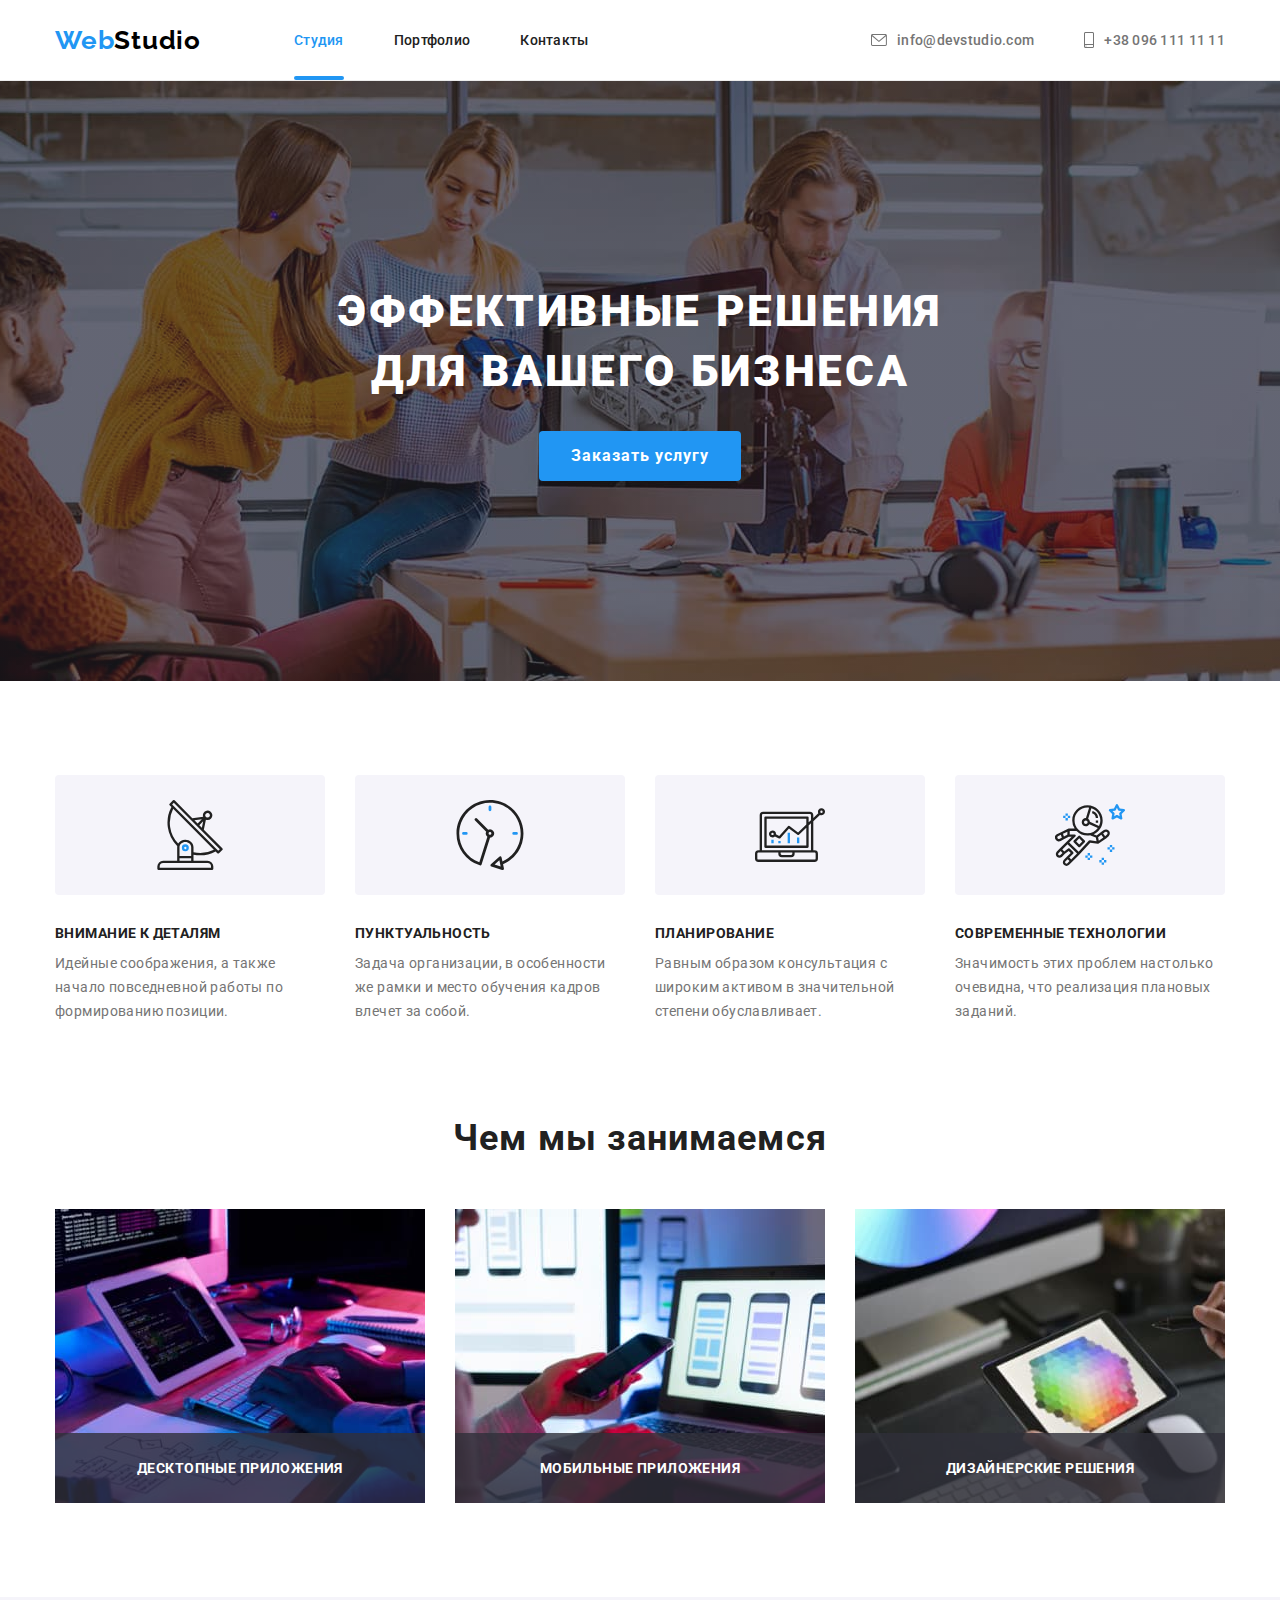
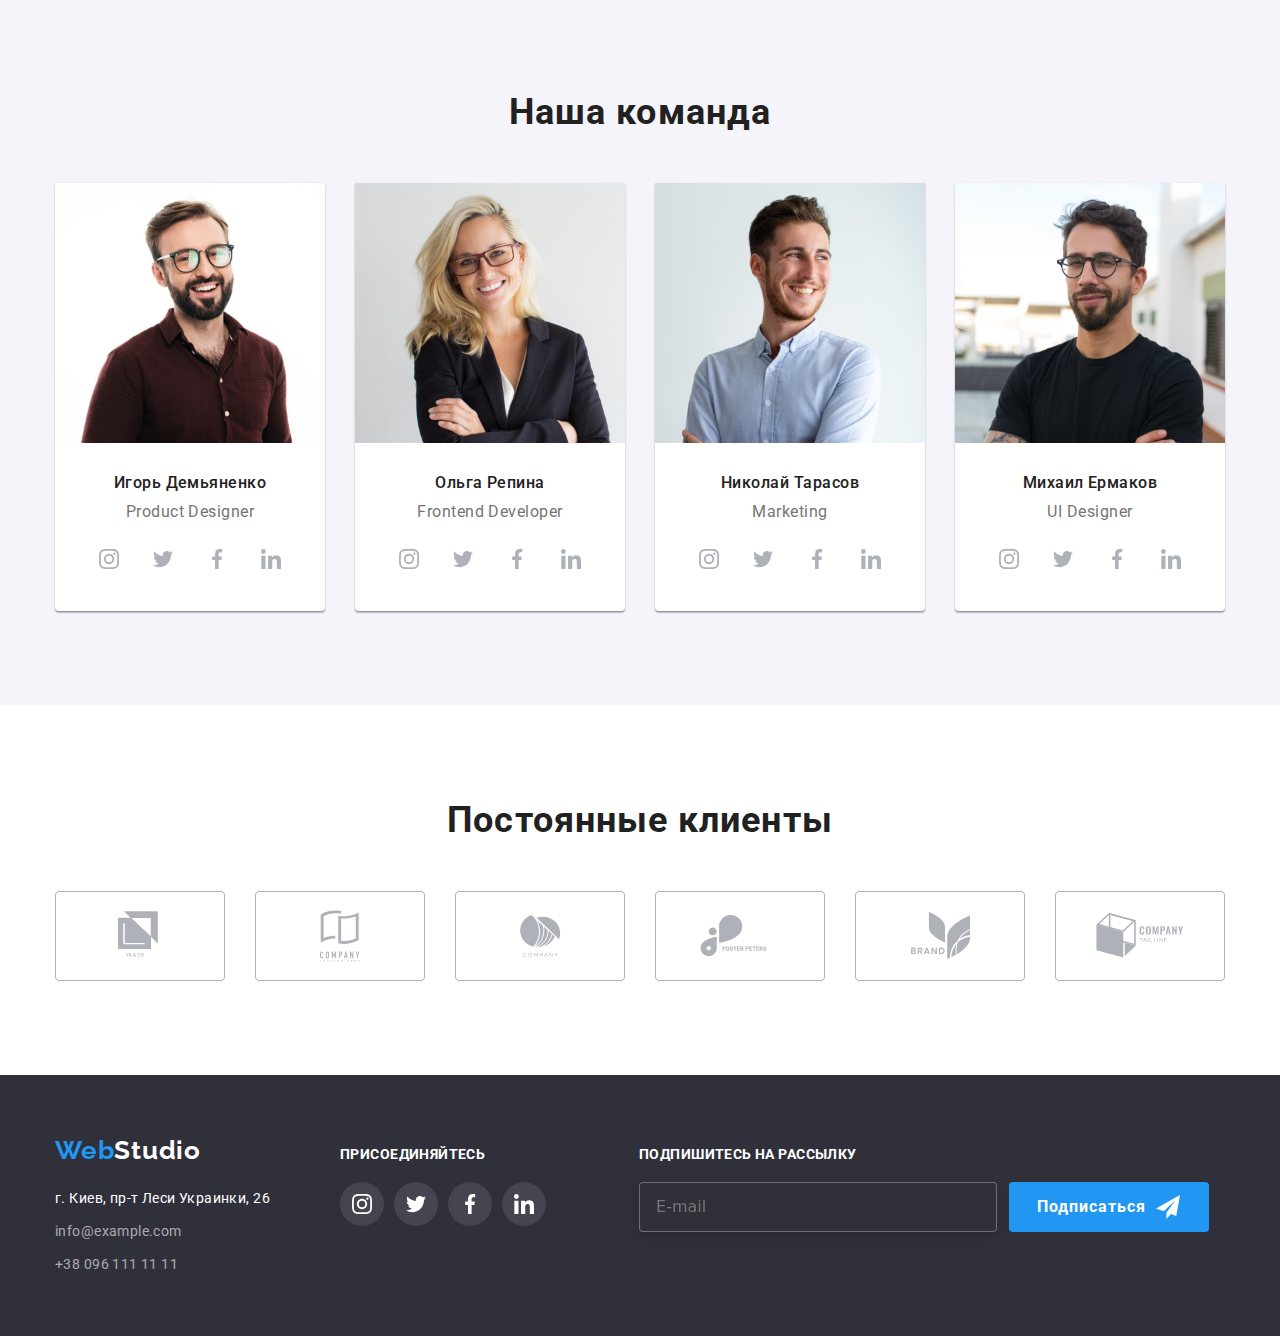
<file: index.html>
<!DOCTYPE html>
<html lang="ru">
<head>
    <meta charset="UTF-8">
    <meta name="viewport" content="width=device-width, initial-scale=1.0">
    <title>WebStudio</title>
    <link rel="stylesheet" href="https://cdnjs.cloudflare.com/ajax/libs/modern-normalize/1.0.0/modern-normalize.min.css">
    <link rel="stylesheet" href="./css/styles.css"/>
    <link href="https://fonts.googleapis.com/css2?family=Raleway:wght@700&family=Roboto:wght@400;500;700;900&display=swap" rel="stylesheet">
</head>
<body>
    <!-- Шапка -->
    <header class="border">
        <nav class="container heder-nav">
            <a class="logo-header" href="./index.html"><span class="logo">Web</span>Studio</a>
            <ul class="site-nav list">
                <li class="item">
                    <a class="link current" href="">Студия</a>
                </li>
                <li class="item">
                    <a class="link" href="./portfolio.html">Портфолио</a>
                </li>
                <li class="item">
                    <a class="link" href="">Контакты</a>
                </li>
            </ul>
            <ul class="contacts-nav list">
                <li class="item">
                    <a class="header-contacts connect-icon" href="mailto:info@devstudio.com">
                        <svg class="envelope connect-icon">
                            <use href="./images/sprite.svg#envelope"></use>
                        </svg>
                        info@devstudio.com
                    </a>
                </li>
                <li class="item item-contacts">
                    <a class="header-contacts connect-icon" href="tel:380961111111">
                        <svg class="smartphone connect-icon">
                            <use href="./images/sprite.svg#smartphone"></use>
                        </svg>
                        +38 096 111 11 11</a>
                </li>
            </ul>
        </nav>
    </header>

    <main>
        <!-- баннер -->
        <section class="banner">
            <div class="container">
                <h1 class="banner-headline ">Эффективные решения <br> для вашего бизнеса</h1>
                <button class="button" type="button" data-modal-open>Заказать услугу</button>
            </div>
            <div class="backdrop is-hidden" data-modal>
                <div class="modal-window">
                    <button class="modal-batton" type="button" data-modal-close>
                        <svg class="close">
                            <use href="./images/sprite.svg#close"></use>
                        </svg>
                    </button>
                    <b class="form-title">Оставьте свои данные, мы вам перезвоним</b>
                    <form class="modal-form js-speaker-form">
                        <label class="formbox">
                            <span>Имя</span>
                            <input class="input-form" type="text" name="name" required>
                            <svg class="form-icon">
                                <use href="./images/sprite.svg#person"></use>
                            </svg>
                        </label>
                        <label class="formbox">
                            <span>Телефон</span>
                            <input class="input-form" type="tel" name="phone" required>
                            <svg class="form-icon">
                                <use href="./images/sprite.svg#phone"></use>
                            </svg>
                        </label>
                        <label class="formbox">
                            <span>Почта</span>
                            <input class="input-form" type="email" name="mail" required>
                            <svg class="form-icon">
                                <use href="./images/sprite.svg#email"></use>
                            </svg>
                        </label>
                        <label class="formbox">
                            <span>Комментарий</span>
                            <textarea class="form-comment" name="comment" placeholder="Введите текст"></textarea>
                        </label>
                        <label class="dealbox">                         
                            <input class="checkbox" type="checkbox" name="checkbox">
                            <span class="deal-icon"></span>
                            <span class="deal-text">Соглашаюсь с рассылкой и принимаю <a class="deal-link" href="">Условия договора</a></span>
                        </label>
                        <button class="button deal-button" type="submit">Отправить</button>


                    </form>
                </div>
            </div>
        </section>
        
        <!-- hide h2 -->
        <section class="section-features">
            <div class="container">
                <h2 class="hidden">Особенности</h2>
                <ul class="features list ">
                    <li class="features-item">
                        <div class="icon-box">
                            <svg class="features-icon">
                                <use href="./images/sprite.svg#antenna"></use>
                            </svg>
                        </div>
                        <h3 class="features-title">Внимание к деталям</h3>
                        <p class="features-text">Идейные соображения, а также начало повседневной работы по формированию позиции.</p>
                    </li>
                    <li class="features-item">
                        <div class="icon-box">
                            <svg class="features-icon">
                                <use href="./images/sprite.svg#clock"></use>
                            </svg>
                        </div>
                        <h3 class="features-title">Пунктуальность</h3>
                        <p class="features-text">Задача организации, в особенности же рамки и место обучения кадров влечет за собой.</p>
                    </li>
                    <li class="features-item">
                        <div class="icon-box">
                            <svg class="features-icon">
                                <use href="./images/sprite.svg#diagram"></use>
                            </svg>
                        </div>
                        <h3 class="features-title">Планирование</h3>
                        <p class="features-text">Равным образом консультация с широким активом в значительной степени обуславливает.</p>
                    </li>
                    <li class="features-item">
                        <div class="icon-box">
                            <svg class="features-icon">
                                <use href="./images/sprite.svg#astronaut"></use>
                            </svg>
                        </div>
                        <h3 class="features-title">Современные технологии</h3>
                        <p class="features-text">Значимость этих проблем настолько очевидна, что реализация плановых заданий.</p>
                    </li>
                </ul>
            </div>
        </section>

        <!-- what we do -->
        <section class="section-spec">
            <div class="container">
                <h2 class="section-heading">Чем мы занимаемся</h2>
                <ul class="main-activity list">
                    <li class="activity-item">
                        <img src="./images/workplace.jpg" width="370" alt="Рабочее место">
                        <h3 class="activity-title">Десктопные приложения</h3>
                    </li>
                    <li class="activity-item">
                        <img src="./images/devices.jpg" width="370" alt="Девайсы">
                        <h3 class="activity-title">Мобильные приложения</h3>
                    </li>
                    <li class="activity-item">
                        <img src="./images/graphics.jpg" width="370" alt="Работа с графикой">
                        <h3 class="activity-title">Дизайнерские решения</h3>
                    </li>
                </ul>
            </div>
        </section>

        <!-- team -->
        <section class="section-team">
            <div class="container">
                <h2 class="section-heading">Наша команда</h2>
                <ul class="team list">
                    <li class="bg-card team-card">
                        <img src="./images/ihor.jpg" width="270" alt="Игорь Демьяненко"  class="team-photo">
                        <h3 class="team-title">Игорь Демьяненко</h3>
                        <p class="position-text">Product Designer</p>
                        <ul class="list social-icon-list">
                            <li class="item social-icon-item">
                                <a class="link social-icon-link team-icon" href="https://www.instagram.com/" aria-label="ссылка Инстаграм">
                                    <svg class="social-icon team-icon">
                                        <use href="./images/sprite.svg#instagram"></use>
                                    </svg>
                                </a>
                            </li>
                            <li class="item social-icon-item">
                                <a class="link social-icon-link team-icon" href="https://twitter.com/" aria-label="ссылка Твиттер">
                                    <svg class="social-icon team-icon">
                                        <use href="./images/sprite.svg#twitter"></use>
                                    </svg>
                                </a>
                            </li>
                            <li class="item social-icon-item">
                                <a class="link social-icon-link team-icon" href="https://facebook.com/" aria-label="ссылка Фейсбук">
                                    <svg class="social-icon team-icon">
                                        <use href="./images/sprite.svg#facebook"></use>
                                    </svg>
                                </a>
                            </li>
                            <li class="item social-icon-item">
                                <a class="link social-icon-link team-icon" href="https://www.linkedin.com/" aria-label="ссылка Линкедин">
                                    <svg class="social-icon team-icon">
                                        <use href="./images/sprite.svg#linkedin"></use>
                                    </svg>
                                </a>
                            </li>
                        </ul>
                    </li>
                    <li class="bg-card team-card">
                        <img src="./images/olga.jpg" width="270" alt="Ольга Репина" class="team-photo">
                        <h3 class="team-title">Ольга Репина</h3>
                        <p class="position-text">Frontend Developer</p>
                        <ul class="list social-icon-list">
                            <li class="item social-icon-item">
                                <a class="link social-icon-link team-icon" href="https://www.instagram.com/" aria-label="ссылка Инстаграм">
                                    <svg class="social-icon team-icon">
                                        <use href="./images/sprite.svg#instagram"></use>
                                    </svg>
                                </a>
                            </li>
                            <li class="item social-icon-item">
                                <a class="link social-icon-link team-icon" href="https://twitter.com/" aria-label="ссылка Твиттер">
                                    <svg class="social-icon team-icon">
                                        <use href="./images/sprite.svg#twitter"></use>
                                    </svg>
                                </a>
                            </li>
                            <li class="item social-icon-item">
                                <a class="link social-icon-link team-icon" href="https://facebook.com/" aria-label="ссылка Фейсбук">
                                    <svg class="social-icon team-icon">
                                        <use href="./images/sprite.svg#facebook"></use>
                                    </svg>
                                </a>
                            </li>
                            <li class="item social-icon-item">
                                <a class="link social-icon-link team-icon" href="https://www.linkedin.com/" aria-label="ссылка Линкедин">
                                    <svg class="social-icon team-icon">
                                        <use href="./images/sprite.svg#linkedin"></use>
                                    </svg>
                                </a>
                            </li>
                        </ul>
                    </li>
                    <li class="bg-card team-card">
                        <img src="./images/nikola.jpg" width="270" alt="Николай Тарасов" class="team-photo">
                        <h3 class="team-title">Николай Тарасов</h3>
                        <p class="position-text">Marketing</p>
                        <ul class="list social-icon-list">
                            <li class="item social-icon-item">
                                <a class="link social-icon-link team-icon" href="https://www.instagram.com/" aria-label="ссылка Инстаграм">
                                    <svg class="social-icon team-icon">
                                        <use href="./images/sprite.svg#instagram"></use>
                                    </svg>
                                </a>
                            </li>
                            <li class="item social-icon-item">
                                <a class="link social-icon-link team-icon" href="https://twitter.com/" aria-label="ссылка Твиттер">
                                    <svg class="social-icon team-icon">
                                        <use href="./images/sprite.svg#twitter"></use>
                                    </svg>
                                </a>
                            </li>
                            <li class="item social-icon-item">
                                <a class="link social-icon-link team-icon" href="https://facebook.com/" aria-label="ссылка Фейсбук">
                                    <svg class="social-icon team-icon">
                                        <use href="./images/sprite.svg#facebook"></use>
                                    </svg>
                                </a>
                            </li>
                            <li class="item social-icon-item">
                                <a class="link social-icon-link team-icon" href="https://www.linkedin.com/" aria-label="ссылка Линкедин">
                                    <svg class="social-icon team-icon">
                                        <use href="./images/sprite.svg#linkedin"></use>
                                    </svg>
                                </a>
                            </li>
                        </ul>
                    </li>
                    <li class="bg-card team-card">
                        <img src="./images/mihail.jpg" width="270" alt="Михаил Ермаков" class="team-photo">
                        <h3 class="team-title">Михаил Ермаков</h3>
                        <p class="position-text">UI Designer</p>
                        <ul class="list social-icon-list">
                            <li class="item social-icon-item">
                                <a class="link social-icon-link team-icon" href="https://www.instagram.com/" aria-label="ссылка Инстаграм">
                                    <svg class="social-icon team-icon">
                                        <use href="./images/sprite.svg#instagram"></use>
                                    </svg>
                                </a>
                            </li>
                            <li class="item social-icon-item">
                                <a class="link social-icon-link team-icon" href="https://twitter.com/" aria-label="ссылка Твиттер">
                                    <svg class="social-icon team-icon">
                                        <use href="./images/sprite.svg#twitter"></use>
                                    </svg>
                                </a>
                            </li>
                            <li class="item social-icon-item">
                                <a class="link social-icon-link team-icon" href="https://facebook.com/" aria-label="ссылка Фейсбук">
                                    <svg class="social-icon team-icon">
                                        <use href="./images/sprite.svg#facebook"></use>
                                    </svg>
                                </a>
                            </li>
                            <li class="item social-icon-item">
                                <a class="link social-icon-link team-icon" href="https://www.linkedin.com/" aria-label="ссылка Линкедин">
                                    <svg class="social-icon team-icon">
                                        <use href="./images/sprite.svg#linkedin"></use>
                                    </svg>
                                </a>
                            </li>
                        </ul>
                    </li>
                </ul>
            </div>
        </section>

        <!-- clients -->
        <section class="section-clients">
            <h2 class="section-heading">Постоянные клиенты</h2>
            <div class="container">
                <ul class="list client-list">
                    <li class="company-item">
                        <a class="company-link client-icon" href="" aria-label="Company1">
                            <svg class="client-icon" width="44" height="49">
                                <use href="./images/sprite.svg#company1"></use>
                            </svg>
                        </a>
                    </li>
                    <li class="company-item">
                        <a class="company-link client-icon" href="" aria-label="Company2">
                            <svg class="client-icon" width="40" height="52">
                                <use href="./images/sprite.svg#company2"></use>
                            </svg>
                        </a>
                    </li>
                    <li class="company-item">
                        <a class="company-link client-icon" href="" aria-label="Company3">
                            <svg class="client-icon" width="41" height="42">
                                <use href="./images/sprite.svg#company3"></use>
                            </svg>
                        </a>
                    </li>
                    <li class="company-item">
                        <a class="company-link client-icon" href="" aria-label="Company4">
                            <svg class="client-icon" width="80" height="42">
                                <use href="./images/sprite.svg#company4"></use>
                            </svg>
                        </a>
                    </li>
                    <li class="company-item">
                        <a class="company-link client-icon" href="" aria-label="Company5">
                            <svg class="client-icon" width="59" height="47">
                                <use href="./images/sprite.svg#company5"></use>
                            </svg>
                        </a>
                    </li>
                    <li class="company-item">
                        <a class="company-link client-icon" href="" aria-label="Company6">
                            <svg class="client-icon" width="88" height="45">
                                <use href="./images/sprite.svg#company6"></use>
                            </svg>
                        </a>
                    </li>
                </ul>
            </div>
        </section>
    </main>

    <!-- footer -->
    <footer class="accent">
        <div class="container footer-block">
            <div class="footer-address-block">
                <a href="" class="logo-footer"><span class="logo">Web</span>Studio</a>
                <address>
                    <p class="address-text">г. Киев, пр-т Леси Украинки, 26</p>
                    <a href="mailto:info@example.com" class="footer-contacts">info@example.com</a>
                    <a href="tel:380961111111" class="footer-contacts">+38 096 111 11 11</a>
                </address>
            </div>
            <div class="footer-social-block">
                <h3 class="social">Присоединяйтесь</h3>
                <ul class="list social-icon-list">
                    <li class="item social-icon-item">
                        <a class="link social-icon-link footer-icon" href="https://www.instagram.com/" aria-label="ссылка Инстаграм">
                            <svg class="social-icon">
                                <use href="./images/sprite.svg#instagram"></use>
                            </svg>
                        </a>
                    </li>
                    <li class="item social-icon-item">
                        <a class="link social-icon-link footer-icon" href="https://twitter.com/" aria-label="ссылка Твиттер">
                            <svg class="social-icon">
                                <use href="./images/sprite.svg#twitter"></use>
                            </svg>
                        </a>
                    </li>
                    <li class="item social-icon-item">
                        <a class="link social-icon-link footer-icon" href="https://facebook.com/" aria-label="ссылка Фейсбук">
                            <svg class="social-icon">
                                <use href="./images/sprite.svg#facebook"></use>
                            </svg>
                        </a>
                    </li>
                    <li class="item social-icon-item">
                        <a class="link social-icon-link footer-icon" href="https://www.linkedin.com/" aria-label="ссылка Линкедин">
                            <svg class="social-icon">
                                <use href="./images/sprite.svg#linkedin"></use>
                            </svg>
                        </a>
                    </li>
                </ul>
            </div>
            <div>
                <h3 class="social">Подпишитесь на рассылку</h3>
                <form class="footer-form">
                    <input class="mail" type="email" name="mail" placeholder="E-mail">
                    <button class="button" type="submit">Подписаться
                        <svg class="icon-send" width="24" height="24">
                            <use href="./images/sprite.svg#icon-send"></use>
                        </svg>
                    </button>
                </form>
            </div>

        </div>
    </footer>

    <!-- js script -->
    <script src="./js/modal.js"></script>
    <script src="./js/form.js"></script>
    
</body>
</html>
</file>
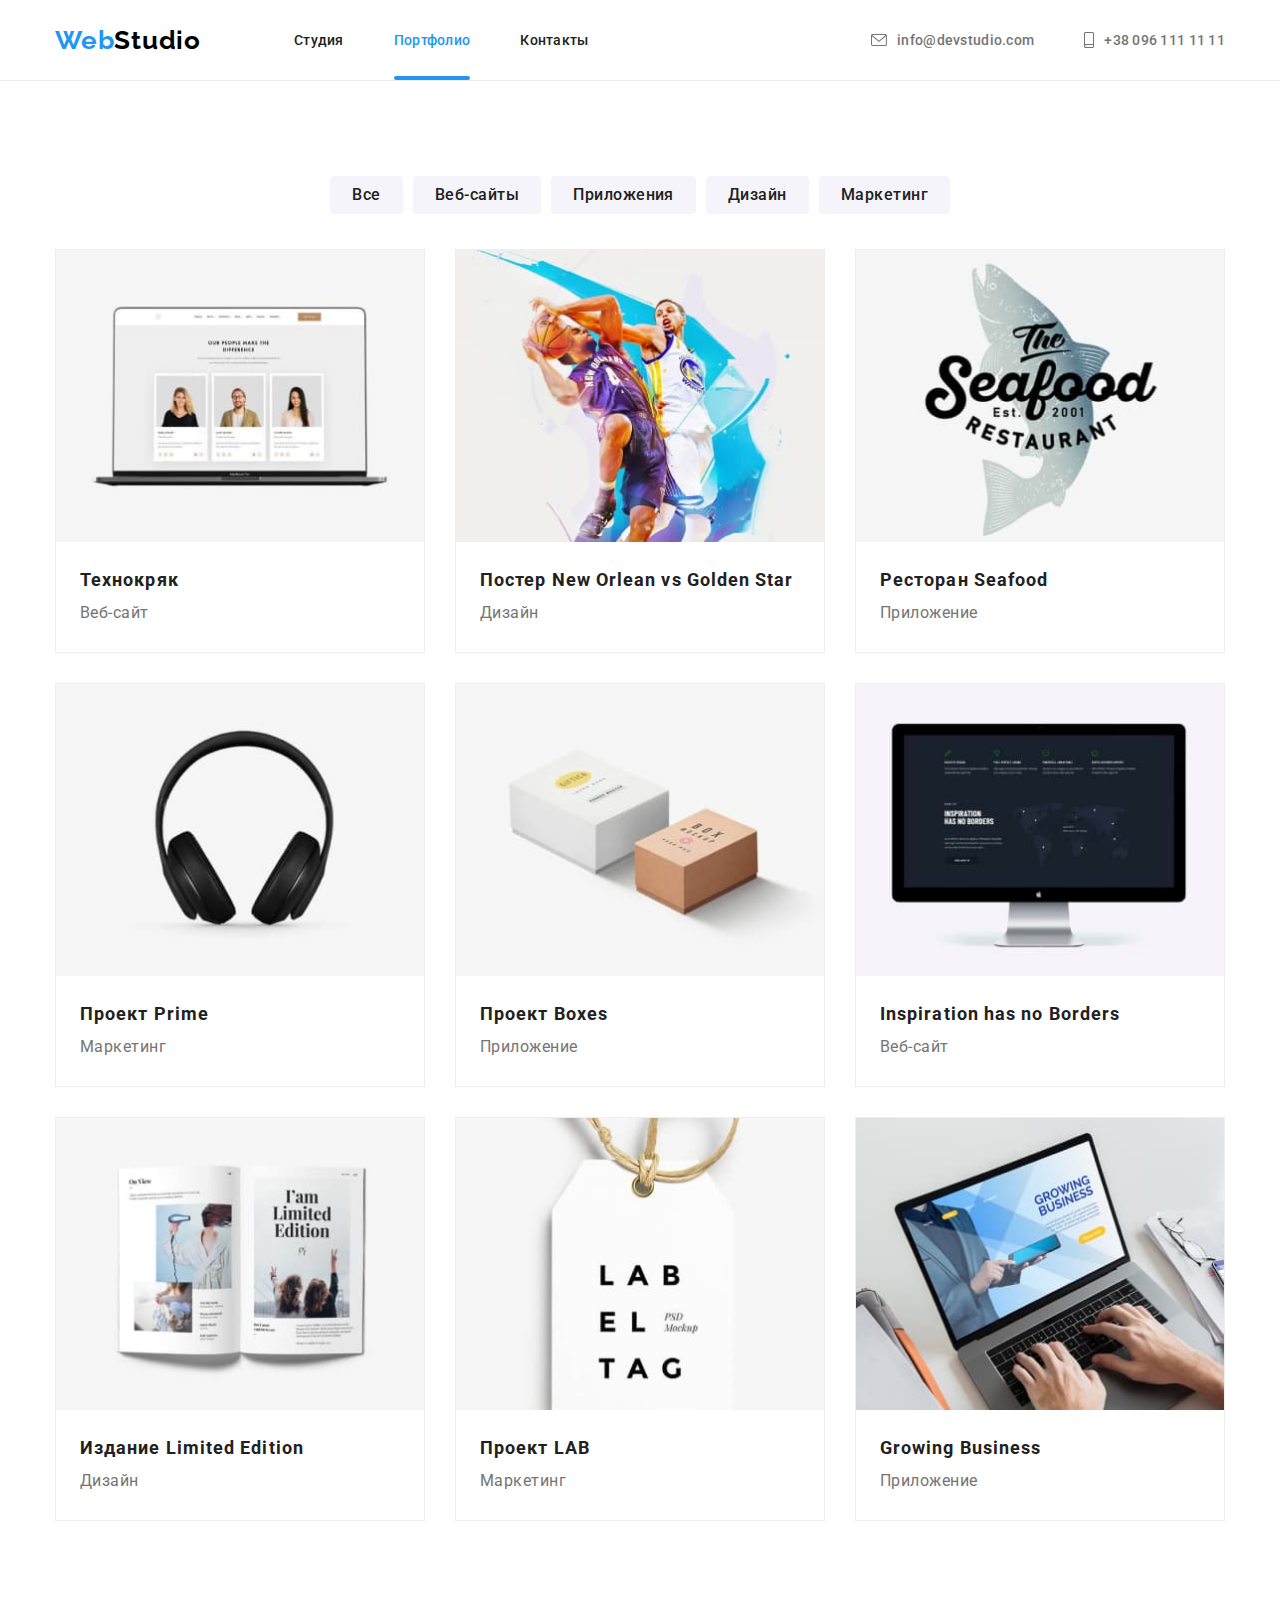
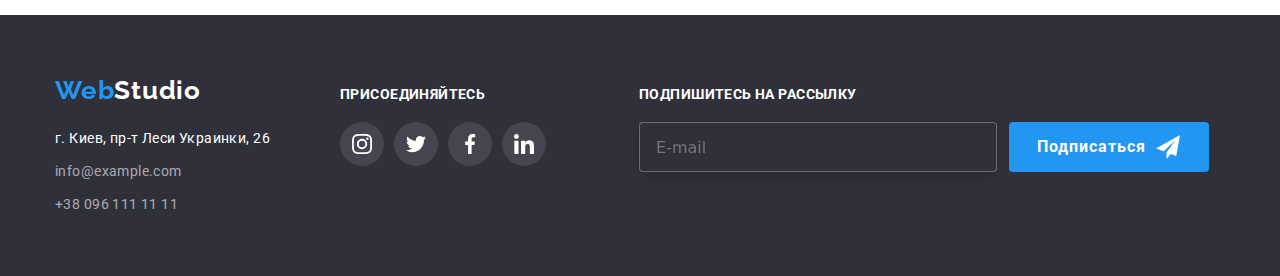
<file: portfolio.html>
<!DOCTYPE html>
<html lang="ru">
<head>
    <meta charset="UTF-8">
    <meta name="viewport" content="width=device-width, initial-scale=1.0">
    <title>WebStudio</title>
    <link rel="stylesheet" href="https://cdnjs.cloudflare.com/ajax/libs/modern-normalize/1.0.0/modern-normalize.min.css">
    <link rel="stylesheet" href="./css/styles.css"/>
    <link href="https://fonts.googleapis.com/css2?family=Raleway:wght@700&family=Roboto:wght@400;500;700;900&display=swap" rel="stylesheet">
</head>
<body>
    <!-- Шапка -->
    <header class="border">
        <nav class="container heder-nav">
            <a href="./index.html" class="logo-header"><span class="logo">Web</span>Studio</a>
            <ul class="site-nav list">
                <li class="item">
                    <a href="./index.html" class="link">Студия</a>
                </li>
                <li class="item">
                    <a href="" class="link current">Портфолио</a>
                </li>
                <li class="item">
                    <a href="" class="link">Контакты</a>
                </li>
            </ul>
            <ul class="contacts-nav list">
                <li class="item">
                    <a class="header-contacts connect-icon" href="mailto:info@devstudio.com">
                        <svg class="envelope connect-icon">
                            <use href="./images/sprite.svg#envelope"></use>
                        </svg>
                        info@devstudio.com
                    </a>
                </li>
                <li class="item item-contacts">
                    <a class="header-contacts connect-icon" href="tel:380961111111">
                        <svg class="smartphone connect-icon">
                            <use href="./images/sprite.svg#smartphone"></use>
                        </svg>
                        +38 096 111 11 11</a>
                </li>
            </ul>
        </nav>
    </header>
    
    <main>
        <!-- Portfolio -->
        <section class="section">
            <div class="container">
                <h1 class="hidden">Portfolio</h1>
                <ul class="filters-button list">
                    <li class="button-item">
                        <button class="portfolio-button" type="button">Все</button>
                    </li>
                    <li class="button-item">
                        <button class="portfolio-button" type="button">Веб-сайты</button>
                    </li>
                    <li class="button-item">
                        <button class="portfolio-button" type="button">Приложения</button>
                    </li>
                    <li class="button-item">
                        <button class="portfolio-button" type="button">Дизайн</button>
                    </li>
                    <li class="button-item">
                        <button class="portfolio-button" type="button">Маркетинг</button>
                    </li>
                </ul>
                <ul class="projects list">
                    <li class="project-card project-item">
                        <a href="" class="link-list">
                            <div class="cover">
                                <img class="poster" src="./images/technokryak.jpg" width="370" alt="Ноутбук с открытой страницей магазина">
                                <div class="cover-project">
                                    <p class="cover-text">Технокряк это современная площадка распространения коронавируса. Компании используют эту платформу для цифрового шпионажа и атак на защищённые сервера конкурентов.</p>
                                </div>
                            </div>
                            <div class="indent">
                                <h3 class="project-title">Технокряк</h3>
                                <p class="product-text">Веб-сайт</p>
                            </div>
                        </a>
                    </li>
                    <li class="project-card project-item">
                        <a href="" class="link-list">
                            <div class="cover">
                                <img class="poster" src="./images/poster.jpg" width="370" alt="Постер с двумя баскетболистами">
                                <div class="cover-project">
                                    <p class="cover-text">Технокряк это современная площадка распространения коронавируса. Компании используют эту платформу для цифрового шпионажа и атак на защищённые сервера конкурентов.</p>
                                </div>
                            </div>
                            <div class="indent">
                                <h3 class="project-title">Постер New Orlean vs Golden Star</h3>
                                <p class="product-text">Дизайн</p>
                            </div>
                        </a>
                    </li>
                    <li class="project-card project-item">
                        <a href="" class="link-list">
                            <div class="cover">
                                <img class="poster" src="./images/restourant.jpg" width="370" alt="Вывеска с названием ресторана">
                                <div class="cover-project">
                                    <p class="cover-text">Технокряк это современная площадка распространения коронавируса. Компании используют эту платформу для цифрового шпионажа и атак на защищённые сервера конкурентов.</p>
                                </div>
                            </div>
                            <div class="indent">
                                <h3 class="project-title">Ресторан Seafood</h3>
                                <p class="product-text">Приложение</p>
                            </div>
                        </a>
                    </li>
                    <li class="project-card project-item">
                        <a href="" class="link-list">
                            <div class="cover">
                                <img class="poster" src="./images/prime.jpg" width="370" alt="Наушники">
                                <div class="cover-project">
                                    <p class="cover-text">Технокряк это современная площадка распространения коронавируса. Компании используют эту платформу для цифрового шпионажа и атак на защищённые сервера конкурентов.</p>
                                </div>
                            </div>
                            <div class="indent">
                                <h3 class="project-title">Проект Prime</h3>
                                <p class="product-text">Маркетинг</p>    
                            </div>
                        </a>
                    </li>
                    <li class="project-card project-item">
                        <a href="" class="link-list">
                            <div class="cover">
                                <img class="poster" src="./images/boxes.jpg" width="370" alt="Две маленькие коробки">                          
                                <div class="cover-project">
                                    <p class="cover-text">Технокряк это современная площадка распространения коронавируса. Компании используют эту платформу для цифрового шпионажа и атак на защищённые сервера конкурентов.</p>
                                </div>
                            </div>
                            <div class="indent">
                                <h3 class="project-title">Проект Boxes</h3>
                                <p class="product-text">Приложение</p>
                            </div>
                        </a>
                    </li>
                    <li class="project-card project-item">
                        <a href="" class="link-list">
                            <div class="cover">
                                <img class="poster" src="./images/computer.jpg" width="370" alt="Настольный компьютер">
                                <div class="cover-project">
                                    <p class="cover-text">Технокряк это современная площадка распространения коронавируса. Компании используют эту платформу для цифрового шпионажа и атак на защищённые сервера конкурентов.</p>
                                </div>
                            </div>
                            <div class="indent">
                                <h3 class="project-title">Inspiration has no Borders</h3>
                                <p class="product-text">Веб-сайт</p>
                            </div>
                        </a>
                    </li>
                    <li class="project-card project-item">
                        <a href="" class="link-list">
                            <div class="cover">
                                <img class="poster" src="./images/magazine.jpg" width="370" alt="Раскрытый журнал">
                                <div class="cover-project">
                                    <p class="cover-text">Технокряк это современная площадка распространения коронавируса. Компании используют эту платформу для цифрового шпионажа и атак на защищённые сервера конкурентов.</p>
                                </div>
                            </div>
                            <div class="indent">
                                <h3 class="project-title">Издание Limited Edition</h3>
                                <p class="product-text">Дизайн</p>
                            </div>
                        </a>
                    </li>
                    <li class="project-card project-item">
                        <a href="" class="link-list">
                            <div class="cover">
                                <img class="poster" src="./images/lab.jpg" width="370" alt="Этикетка">
                                <div class="cover-project">
                                    <p class="cover-text">Технокряк это современная площадка распространения коронавируса. Компании используют эту платформу для цифрового шпионажа и атак на защищённые сервера конкурентов.</p>
                                </div>
                            </div>
                            <div class="indent">
                                <h3 class="project-title">Проект LAB</h3>
                                <p class="product-text">Маркетинг</p>
                            </div>
                        </a>
                    </li>
                    <li class="project-card project-item">
                        <a href="" class="link-list">
                            <div class="cover">
                                <img class="poster" src="./images/laptop.jpg" width="370" alt="Ноутбук с открытым приложением">
                                <div class="cover-project">
                                    <p class="cover-text">Технокряк это современная площадка распространения коронавируса. Компании используют эту платформу для цифрового шпионажа и атак на защищённые сервера конкурентов.</p>
                                </div>
                            </div>
                            <div class="indent">
                                <h3 class="project-title">Growing Business</h3>
                                <p class="product-text">Приложение</p>
                            </div>
                        </a>
                    </li>
                </ul>
            </div>
        </section>
    </main>

    <!-- footer -->
    <footer class="accent">
        <div class="container footer-block">
            <div class="footer-address-block">
                <a href="" class="logo-footer"><span class="logo">Web</span>Studio</a>
                <address>
                    <p class="address-text">г. Киев, пр-т Леси Украинки, 26</p>
                    <a href="mailto:info@example.com" class="footer-contacts">info@example.com</a>
                    <a href="tel:380961111111" class="footer-contacts">+38 096 111 11 11</a>
                </address>
            </div>
            <div class="footer-social-block">
                <h3 class="social">Присоединяйтесь</h3>
                <ul class="list social-icon-list">
                    <li class="item social-icon-item">
                        <a class="link social-icon-link footer-icon" href="https://www.instagram.com/" aria-label="ссылка Инстаграм">
                            <svg class="social-icon">
                                <use href="./images/sprite.svg#instagram"></use>
                            </svg>
                        </a>
                    </li>
                    <li class="item social-icon-item">
                        <a class="link social-icon-link footer-icon" href="https://twitter.com/" aria-label="ссылка Твиттер">
                            <svg class="social-icon">
                                <use href="./images/sprite.svg#twitter"></use>
                            </svg>
                        </a>
                    </li>
                    <li class="item social-icon-item">
                        <a class="link social-icon-link footer-icon" href="https://facebook.com/" aria-label="ссылка Фейсбук">
                            <svg class="social-icon">
                                <use href="./images/sprite.svg#facebook"></use>
                            </svg>
                        </a>
                    </li>
                    <li class="item social-icon-item">
                        <a class="link social-icon-link footer-icon" href="https://www.linkedin.com/" aria-label="ссылка Линкедин">
                            <svg class="social-icon">
                                <use href="./images/sprite.svg#linkedin"></use>
                            </svg>
                        </a>
                    </li>
                </ul>
            </div>
            <div>
                <h3 class="social">Подпишитесь на рассылку</h3>
                <form class="footer-form">
                    <input class="mail" type="email" name="mail" placeholder="E-mail">
                    <button class="button" type="submit">Подписаться
                        <svg class="icon-send" width="24" height="24">
                            <use href="./images/sprite.svg#icon-send"></use>
                        </svg>
                    </button>
                </form>
            </div>

        </div>
    </footer>
        
    </body>
    </html>
</file>
<file: css/styles.css>
:root {
    --primary-text-color: #212121;
    --secondary-text-color: #757575;
    --title-text-color: #FFFFFF;
    --accent-color: #2196F3;
    --logo-header-color: #000000;
    --footer-contact-color: rgba(255, 255, 255, 0.6);
    --button-bg-color: #F5F4FA;
    --main-background-color: #FFFFFF;
    --secondary-background-color: #2F303A;
    --additional-background-color: #F5F4FA;
    --baner-background-color: #C4C4C4;
}
html {
    box-sizing: border-box;
}
*,
*::before,
*::after {
    box-sizing: inherit;
}
body {
    background-color: var(--main-background-color);
}
img {
    display: block;
    max-width: 100%;
    height: auto;
}
.container {
    margin-left: auto;
    margin-right: auto;
    width: 1200px;
    padding-left: 15px;
    padding-right: 15px;
}
.list {
    padding: 0;
    margin: 0;
    list-style: none;
}

/* background-color */
.section-team {
    background-color: var(--additional-background-color);
}

/* logo */
.logo {
    color: var(--accent-color);
}
.logo-header,
.logo-footer {
    text-decoration: none;
    font-family: Raleway;
    font-style: normal;
    font-weight: bold;
    font-size: 26px;
    line-height: 31px;
    letter-spacing: 0.03em;
}
.logo-header {
    color: var(--logo-header-color);
}
.logo-footer {
    display: inline-block;
    margin-bottom: 20px;
    color: var(--title-text-color);
}

/* nav */
.border {
    border-bottom: 1px solid #ECECEC;
}
.heder-nav {
    display: flex;
    align-items: center;
}
.site-nav {
    display: flex;
    margin-left: 93px;
}
.site-nav .item:not(:last-child) {
    margin-right: 50px;
}

.site-nav .link.current {
    color: var(--accent-color);
}
.site-nav .link {
    display: block;
    padding-top: 32px;
    padding-bottom: 32px;
}

.contacts-nav {
    display: flex;
    align-items: center;
    margin-left: auto;
}
.contacts-nav .header-contacts {
    display: flex;
    align-items: center;
    padding-top: 32px;
    padding-bottom: 32px;
}
.contacts-nav .item + .item {
    margin-left: 50px;
}
.link {
    text-decoration: none;
    font-family: Roboto;
    font-style: normal;
    font-weight: 500;
    font-size: 14px;
    line-height: 16px;
    letter-spacing: 0.02em;
    color: var(--primary-text-color);
    transition: color 250ms cubic-bezier(0.4, 0, 0.2, 1);
}
.link:hover,
.link:focus {
    color: var(--accent-color);
}
.current {
    position: relative;
}
.current::after {
    content: "";
    position: absolute;
    left: 0;
    bottom: 0;
    width: 100%;
    height: 4px;
    border-radius: 2px;
    background-color: var(--accent-color);
}
.header-contacts {
    text-decoration: none;
    font-family: Roboto;
    font-style: normal;
    font-weight: 500;
    font-size: 14px;
    line-height: 16px;
    letter-spacing: 0.02em;
    color: var(--secondary-text-color);
    transition: color 250ms cubic-bezier(0.4, 0, 0.2, 1);

}
.header-contacts:hover,
.header-contacts:focus {
    color: var(--accent-color);
}
.header-contacts:hover .connect-icon,
.header-contacts:focus .connect-icon {
    fill: var(--accent-color);
}
.envelope {
    margin-right: 10px;
    width: 16px;
    height: 12px;
    fill: var(--secondary-text-color);
    transition: fill 250ms cubic-bezier(0.4, 0, 0.2, 1);

}
.smartphone {
    margin-right: 10px;
    width: 10px;
    height: 16px;
    fill: var(--secondary-text-color);
    transition: fill 250ms cubic-bezier(0.4, 0, 0.2, 1);

}

/* banner */
.banner {
    display: flex;
    flex-direction: column;
    justify-content: center;
    align-items: center;
    max-width: 1600px;
    min-height: 600px;
    margin-left: auto;
    margin-right: auto;
    margin-bottom: 94px;
    background-image: linear-gradient(
        rgba(47, 48, 58, 0.4),
        rgba(47, 48, 58, 0.4)
       ), 
       url(../images/banner.jpg);
   background-color: var(--baner-background-color);
   background-repeat: no-repeat;
   background-position: center;
   background-size: cover;
   text-align: center;
}
.banner-headline {
    margin-top: 0;
    margin-bottom: 30px;
    font-family: Roboto;
    font-style: normal;
    font-weight: 900;
    font-size: 44px;
    line-height: 60px;
    letter-spacing: 0.06em;
    text-transform: uppercase;
    color: var(--title-text-color);
}

/* button */
.button {
    display: inline-block;
    padding: 10px 32px;
    min-width: 200px;
    border-radius: 4px;
    border: none;
    cursor: pointer;
    text-decoration: none;
    font-family: Roboto;
    font-style: normal;
    font-weight: bold;
    font-size: 16px;
    line-height: 30px;
    letter-spacing: 0.06em;
    color: var(--title-text-color);
    background-color: var(--accent-color);
}
/* modal window */
.backdrop {
    position: fixed;
    top: 0;
    left: 0;
    z-index: 1;
    width: 100%;
    height: 100%;
    background-color: rgba(0, 0, 0, 0.2);
    transition: opacity 250ms cubic-bezier(0.4, 0, 0.2, 1);
}
.backdrop.is-hidden {
    opacity: 0;
    pointer-events: none;
}
.backdrop.is-hidden .modal-window {
    transform: translate(-50%, -50%) scale(0.7);
}
.modal-window {
    position: absolute;
    top: 50%;
    left: 50%;
    display: flex;
    flex-direction: column;
    justify-content: center;
    align-items: center;
    padding: 40px;
    transform: translate(-50%, -50%) scale(1);
    width: 528px;
    height: 581px;
    background-color: var(--main-background-color);
    box-shadow: 
        0px 1px 3px rgba(0, 0, 0, 0.12), 
        0px 1px 1px rgba(0, 0, 0, 0.14), 
        0px 2px 1px rgba(0, 0, 0, 0.2);
    border-radius: 4px;
    transition: 
        transform 250ms cubic-bezier(0.4, 0, 0.2, 1),
        opacity 250ms cubic-bezier(0.4, 0, 0.2, 1);
}
.modal-batton {
    position: absolute;
    top: 8px;
    right: 8px;
    width: 30px;
    height: 30px;
    border-radius: 50%;
    background-color: var(--main-background-color);
    border: 1px solid rgba(0, 0, 0, 0.1);
    cursor: pointer;
}
.close {
    position: absolute;
    top: 50%;
    left: 50%;
    transform: translate(-50%, -50%);
    width: 18px;
    height: 18px;
    fill: var(--logo-header-color);
    transition:  fill 250ms cubic-bezier(0.4, 0, 0.2, 1);
}
.modal-batton:hover .close,
.modal-batton:focus .close {
    fill: var(--accent-color);
}
.form-title {
    display: block;
    margin-bottom: 12px;
    font-family: Roboto;
    font-style: normal;
    font-weight: bold;
    font-size: 20px;
    line-height: 23px;
    text-align: center;
    letter-spacing: 0.03em;
    color: var(--primary-text-color);
}
.modal-form {
    display: flex;
    flex-direction: column;
    justify-content: center;
    align-items: center;
}
.formbox {
    display: flex;
    flex-direction: column;
    position: relative;
    text-align: left;
    margin-bottom: 10px;
    font-style: normal;
    font-weight: normal;
    font-size: 12px;
    line-height: 14px;;
    letter-spacing: 0.01em;
    color: var(--secondary-text-color);
}
.formbox > span {
    margin-bottom: 4px;
}
.input-form {
    width: 448px;
    height: 40px;
    padding-left: 42px;
    border: 1px solid rgba(33, 33, 33, 0.2);
    border-radius: 4px;
    outline: none;
}
.form-icon {
    position: absolute;
    left: 12px;
    bottom: 11px;
    width: 18px;
    height: 18px;
}
.form-comment {
    resize: none;
    width: 448px;
    height: 120px;
    border: 1px solid rgba(33, 33, 33, 0.2);
    border-radius: 4px;
    padding: 12px 16px;
}
.input-form:focus {
    border-color: var(--accent-color);
    transition:  border-color 250ms cubic-bezier(0.4, 0, 0.2, 1);
}
.input-form:focus + .form-icon {
    fill: var(--accent-color);
    transition:  fill 250ms cubic-bezier(0.4, 0, 0.2, 1);
}
.input-form:hover {
    cursor: pointer;
}
.form-comment:focus {
    border-color: var(--accent-color);
    transition:  border-color 250ms cubic-bezier(0.4, 0, 0.2, 1);
}
.dealbox {
    display: flex;
    align-items: center;
    margin-top: 10px;
}
.checkbox {
    position: absolute;
    width: 1px;
    height: 1px;
    margin: -1px;
    border: 0;
    padding: 0;
    clip: rect(0 0 0 0);
    overflow: hidden;
}
.deal-icon {
    display: inline-block;
    width: 16px;
    height: 15px;
    border: 2px solid var(--primary-text-color);
    border-radius: 2px;
    margin-right: 8px;
    transition: background-color 250ms cubic-bezier(0.4, 0, 0.2, 1);
}
.checkbox:checked + .deal-icon {
    border-color: var(--accent-color);
    background-color: var(--accent-color);
    background-image: url(../images/icon-check.svg);
    background-size: contain;
    background-origin: border-box;
}
.deal-text {
    font-family: Roboto;
    font-style: normal;
    font-weight: normal;
    font-size: 14px;
    line-height: 24px;
    letter-spacing: 0.03em;
    color: var(--secondary-text-color);
}
.deal-link {
    text-decoration: none;
    font-family: Roboto;
    font-style: normal;
    font-weight: normal;
    font-size: 14px;
    line-height: 24px;
    letter-spacing: 0.03em;
    border-bottom: 1px solid var(--accent-color);
    color: var(--accent-color);
}
.deal-button {
    display: flex;
    justify-content: center;
    align-items: center;
    margin-top: 30px;
    box-shadow: 0px 4px 4px rgba(0, 0, 0, 0.15);
}

/* features */
.section-features {
    margin: 0;
}
.features {
    display: flex;
    flex-wrap: nowrap;
}
.features-item {
    width: calc((100% - 30px * 3) / 4);
    margin-right: 30px;
}
.icon-box {
    display: flex;
    justify-content: center;
    align-items: center;
    width: 270px;
    height: 120px;
    margin-bottom: 30px;
    background-color: var(--additional-background-color);
    border-radius: 4px;
}
.features-icon {
    width: 70px;
    height: 70px;
}
.hidden {
    font-size: 0;
}
.features .features-title {
    margin-top: 0;
    margin-bottom: 10px;
    font-family: Roboto;
    font-style: normal;
    font-weight: bold;
    font-size: 14px;
    line-height: 16px;
    letter-spacing: 0.03em;
    text-transform: uppercase;
    color: var(--primary-text-color);
}
.features .features-text {
    margin-top: 0;
    margin-bottom: 0;
    font-family: Roboto;
    font-style: normal;
    font-weight: normal;
    font-size: 14px;
    line-height: 24px;
    letter-spacing: 0.03em;
    color: var(--secondary-text-color);
}

/* what we do */
.section-spec {
    padding-top: 94px;
}
.section-heading {
    margin-top: 0;
    margin-bottom: 50px;
    font-family: Roboto;
    font-style: normal;
    font-weight: bold;
    font-size: 36px;
    line-height: 42px;
    text-align: center;
    letter-spacing: 0.03em;
    color: var(--primary-text-color);
}
.main-activity {
    display: flex;
    flex-wrap: wrap;
    margin-bottom: 94px;
}
.activity-item {
    position: relative;
    width: calc((100% - 30px * 2) / 3);
    margin-right: 30px;
}
.activity-item:nth-child(3n) {
    margin-right: 0;
}
.activity-item::before {
    position: absolute;
    bottom: 0;
    content: "";
    width: 100%;
    height: 70px;
    background: rgba(47, 48, 58, 0.8);
}
.activity-title {
    position: absolute;
    bottom: 27px;
    margin: 0;
    width: 100%;
    font-family: Roboto;
    font-style: normal;
    font-weight: bold;
    font-size: 14px;
    line-height: 16px;
    text-align: center;
    letter-spacing: 0.03em;
    text-transform: uppercase;
    color: var(--title-text-color);
}

/* team */
.section-team {
    padding-top: 94px;
    padding-bottom: 94px;
}
.team {
    display: flex;
    flex-wrap: wrap;
}
.team-card {
    width: calc((100% - 30px * 3) / 4);
    margin-right: 30px;
}
.team-card:nth-child(4n) {
    margin-right: 0;
}
.team-title {
    margin-top: 0;
    margin-bottom: 10px;
    font-family: Roboto;
    font-style: normal;
    font-weight: 500;
    font-size: 16px;
    line-height: 19px;
    text-align: center;
    letter-spacing: 0.03em;
    color: var(--primary-text-color);
}
.position-text {
    margin-top: 0;
    margin-bottom: 16px;
    font-family: Roboto;
    font-style: normal;
    font-weight: normal;
    font-size: 16px;
    line-height: 19px;
    text-align: center;
    letter-spacing: 0.03em;
    color: var(--secondary-text-color);
}
.bg-card {
    background-color: var(--main-background-color);
    width: 270px;
    height: 428px;
    box-shadow: 0px 1px 3px rgba(0, 0, 0, 0.12), 0px 1px 1px rgba(0, 0, 0, 0.14), 0px 2px 1px rgba(0, 0, 0, 0.2);
    border-radius: 0px 0px 4px 4px;
}
.team-photo {
    margin-bottom: 30px;
}

/* clients */
.section-clients {
    padding-top: 94px;
}
.client-list {
    display: flex;
    justify-content: center;
    align-items: center;
    margin-bottom: 94px;    
}
.company-item {
    margin-right: 30px;
}
.company-item:last-child {
    margin-right: 0;
}
.company-link {
    display: inline-flex;
    justify-content: center;
    align-items: center;
    width: 170px;
    height: 90px;
    fill: #AFB1B8;
    border: 1px solid #AFB1B8;
    box-sizing: border-box;
    border-radius: 4px;
    transition: fill 250ms cubic-bezier(0.4, 0, 0.2, 1), border 250ms cubic-bezier(0.4, 0, 0.2, 1);
}
.company-link.client-icon:hover,
.company-link.client-icon:focus {
    fill: var(--accent-color);
    border: 1px solid var(--accent-color);
}

/* footer*/
.accent {
    background-color: var(--secondary-background-color);
}
.footer-block {
    display: flex;
    align-items: baseline;
    padding: 60px 15px;
}
.footer-address-block {
    margin-right: 70px;
}
.address-text {
    margin-top: 0;
    margin-bottom: 9px;
    font-family: Roboto;
    font-style: normal;
    font-weight: normal;
    font-size: 14px;
    line-height: 24px;
    letter-spacing: 0.03em;
    color: var(--title-text-color);
}
.footer-contacts {
    display: block;
    margin-bottom: 9px;
    text-decoration: none;
    font-family: Roboto;
    font-style: normal;
    font-weight: normal;
    font-size: 14px;
    line-height: 24px;
    letter-spacing: 0.03em;
    color: var(--footer-contact-color);
    transition: color 250ms cubic-bezier(0.4, 0, 0.2, 1);
}
.footer-contacts:last-child {
    margin-bottom: 0;
}
.footer-contacts:hover,
.footer-contacts:focus {
    color: var(--accent-color);
}
.footer-social-block {
    margin-right: 93px;
}
.social {
    margin: 0;
    margin-bottom: 20px;
    font-family: Roboto;
    font-style: normal;
    font-weight: bold;
    font-size: 14px;
    line-height: 16px;
    letter-spacing: 0.03em;
    text-transform: uppercase;
    color: var(--title-text-color);
}
.footer-form {
    display: flex;
}
.footer-form .mail {
    width: 358px;
    height: 50px;
    margin-right: 12px;
    padding-left: 16px;
    padding-top: 15px;
    padding-bottom: 15px;
    color: var(--footer-contact-color);
    background: var(--secondary-background-color);
    border: 1px solid rgba(255, 255, 255, 0.3);
    filter: drop-shadow(0px 4px 4px rgba(0, 0, 0, 0.15));
    border-radius: 4px;
    transition: border 250ms cubic-bezier(0.4, 0, 0.2, 1);
}
.footer-form .mail:hover,
.footer-form .mail:focus {
    border: 1px solid var(--accent-color);
}
.icon-send {
    margin-left: 10px;
}
.footer-form .button {
    display: flex;
    align-items: center;
    text-align: center;
    width: 200px;
    height: 50px;
    padding: 10px 28px;
}

/* icons */
.social-icon-list {
    display: flex;
    justify-content: center;
    align-items: center;
}
.social-icon-item:not(:last-child) {
    margin-right: 10px;
  }
.social-icon-link {
    display: flex;
    justify-content: center;
    align-items: center;
    width: 44px;
    height: 44px;
    border-radius: 50%;
    fill: #AFB1B8;
    transition: background-color 250ms cubic-bezier(0.4, 0, 0.2, 1);
}
.social-icon-link:hover .team-icon,
.social-icon-link:focus .team-icon {
    fill: var(--title-text-color);
}
.footer-icon {
    fill: var(--title-text-color);
    background-color: rgba(255, 255, 255, 0.1);
}
.social-icon {
    width: 20px;
    height: 20px;
    transition: fill 250ms cubic-bezier(0.4, 0, 0.2, 1);
}
.social-icon-link:hover,
.social-icon-link:focus {
    background-color: var(--accent-color);
}

/* portfolio-page */
.filters-button .button-item:not(:last-child) {
    margin-right: 8px;
}
.filters-button {
    display: flex;
    justify-content: center;
    margin-top: 94px;
    margin-bottom: 34px;
}
.filters-button .portfolio-button {
    display: inline-block;
    min-width: 73px;
    height: 38px;
    padding: 6px 22px;
    text-decoration: none;
    border-radius: 4px;
    border: none;
    margin: 1px;
    font-family: Roboto;
    font-style: normal;
    font-weight: 500;
    font-size: 16px;
    line-height: 26px;
    letter-spacing: 0.03em;
    cursor: pointer;
    transition: color 250ms cubic-bezier(0.4, 0, 0.2, 1), background-color 250ms cubic-bezier(0.4, 0, 0.2, 1), box-shadow 250ms cubic-bezier(0.4, 0, 0.2, 1);}
.portfolio-button {
    color: var(--primary-text-color);
    background-color: var(--button-bg-color);
}
.projects {
    display: flex;
    flex-wrap: wrap;
    padding-bottom: 94px;
}
.project-item {
    width: calc((100% - 30px * 2) / 3);
    margin-right: 30px;
    margin-bottom: 30px;
}
.project-item:nth-child(3n) {
    margin-right: 0;
}
.project-item:nth-last-child(-n+3) {
    margin-bottom: 0;
}
.project-card {
    width: 370px;
    height: 404px;
    border: 1px solid #EEEEEE;
    background-color: var(--main-background-color);
    transition: box-shadow 250ms cubic-bezier(0.4, 0, 0.2, 1);
}
.project-card:hover,
.project-card:focus {
    box-shadow: 0px 1px 1px rgba(0, 0, 0, 0.12), 
        0px 4px 4px rgba(0, 0, 0, 0.06), 
        1px 4px 6px rgba(0, 0, 0, 0.16);
}
.cover {
    position: relative;
    overflow: hidden;
    
}
.cover-project {
    position: absolute;
    top: 0;
    left: 0;
    bottom: 0;
    display: flex;
    align-items: center;
    padding-left: 24px;
    padding-right: 24px;
    background-color: rgba(33, 150, 243, 0.9);
    transform: translateY(100%);
    transition: transform 250ms cubic-bezier(0.4, 0, 0.2, 1);
    
}
.cover-text {
    margin: 0;
    font-style: normal;
    font-weight: 400;
    font-size: 18px;
    line-height: 1.56;
    color: var(--title-text-color);
}
.project-card:hover .cover-project {
    transform: translateY(0);
}
.poster {
    display: block;
}
.indent {
    padding-left: 24px;
    padding-right: 24px;
    padding-top: 20px;
    padding-bottom: 20px;
}
.link-list {
    text-decoration: none;
}
.project-title {
    margin: 0;
    text-decoration: none;
    font-family: Roboto;
    font-style: normal;
    font-weight: bold;
    font-size: 18px;
    line-height: 36px;
    letter-spacing: 0.06em;
    color: var(--primary-text-color);
}
.product-text {
    margin: 0;
    text-decoration: none;
    font-family: Roboto;
    font-style: normal;
    font-weight: normal;
    font-size: 16px;
    line-height: 30px;
    letter-spacing: 0.03em;
    color: var(--secondary-text-color);
}
.portfolio-button:hover,
.portfolio-button:focus {
    color: var(--title-text-color);
    background-color: var(--accent-color);
    box-shadow: 0px 3px 1px rgba(0, 0, 0, 0.1), 
        0px 1px 2px rgba(0, 0, 0, 0.08), 
        0px 2px 2px rgba(0, 0, 0, 0.12);
}
</file>
